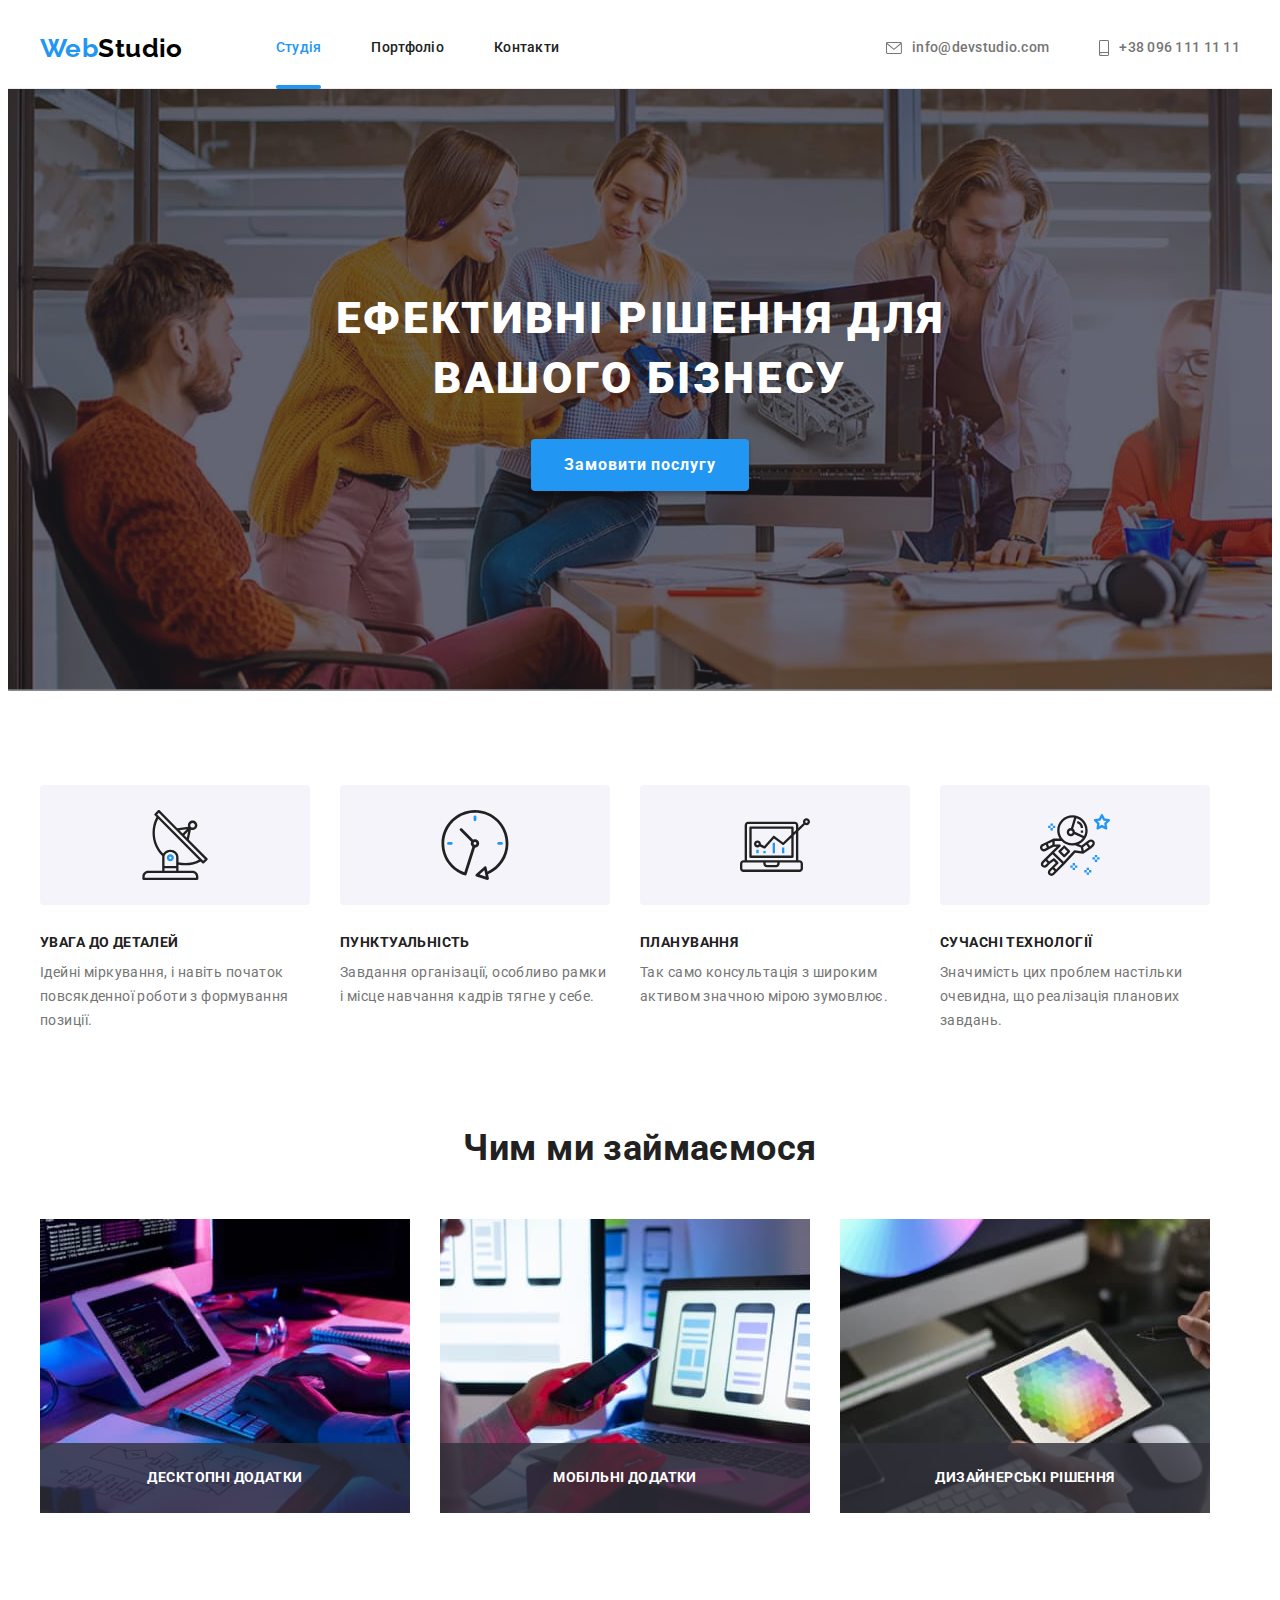
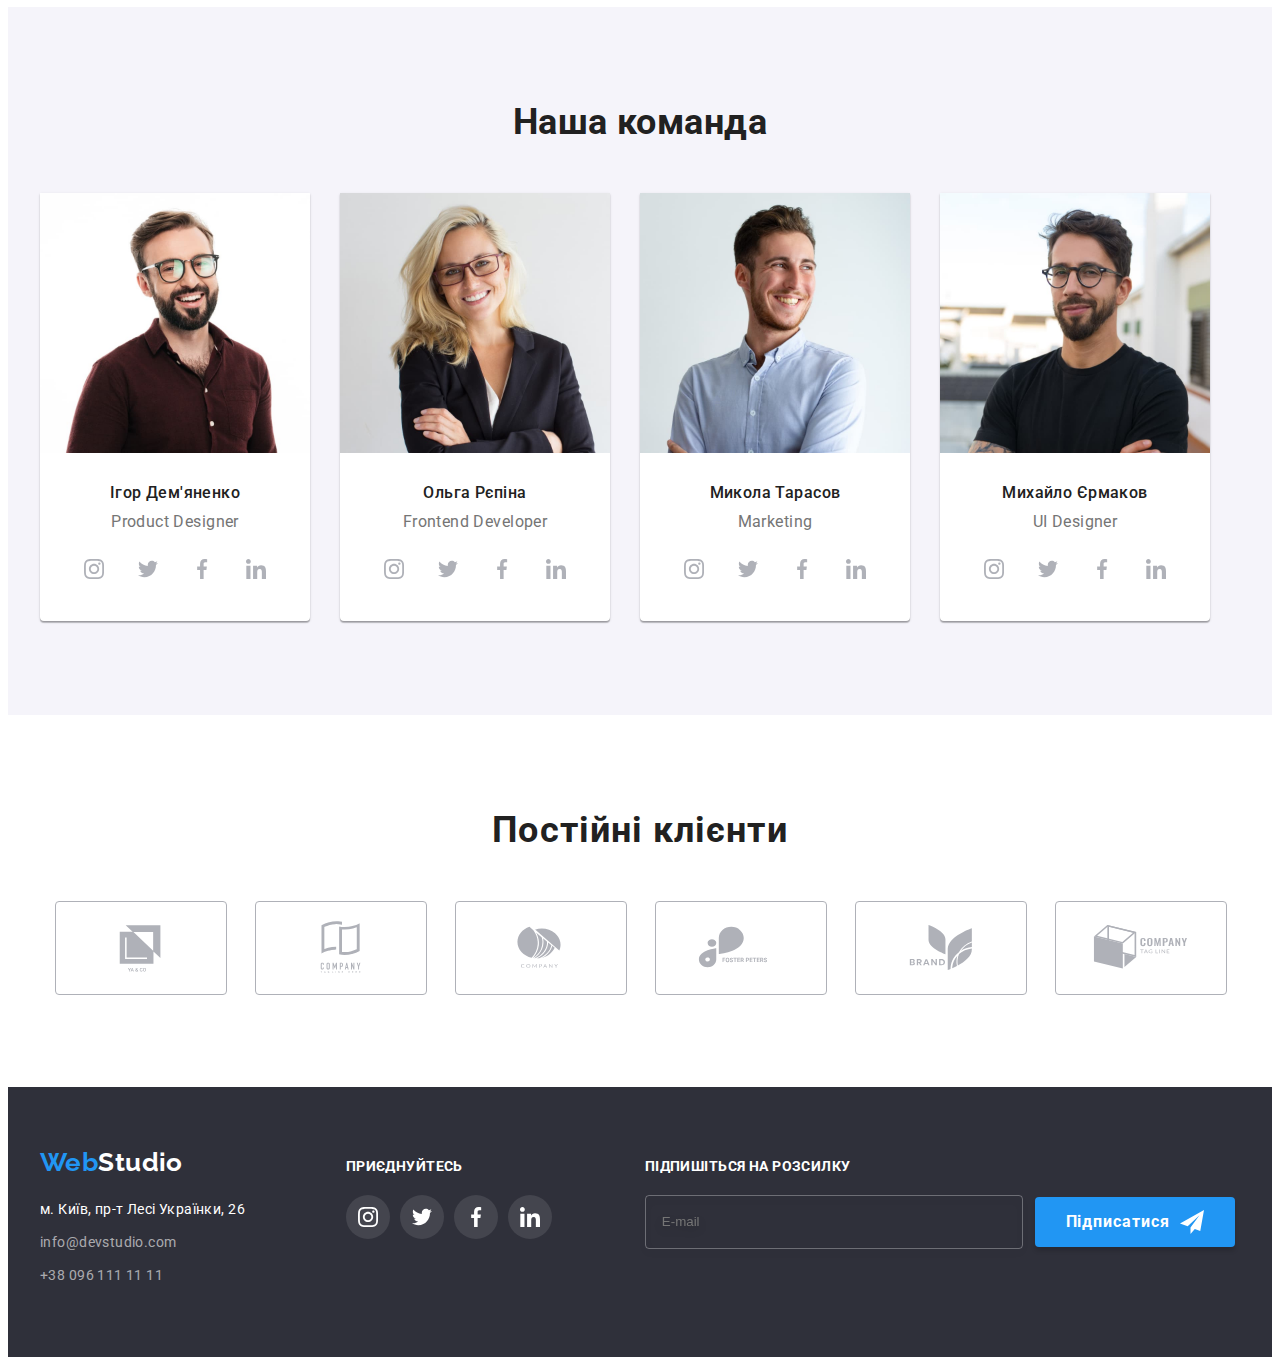
<file: index.html>
<!DOCTYPE html>
<html lang="uk">
  <head>
    <meta charset="UTF-8"/>
    <meta http-equiv="X-UA-Compatible" content="IE=edge"/>
    <meta name="viewport" content="width=device-width, initial-scale=1.0"/>
    <title>Web Studio</title>
    <link rel="preconnect" href="https://fonts.googleapis.com"/>
    <link rel="preconnect" href="https://fonts.gstatic.com" crossorigin/>
    <link
      href="https://fonts.googleapis.com/css2?family=Raleway:wght@700&family=Roboto:wght@400;500;700;900&display=swap"
      rel="stylesheet"
    />
    <link
      rel="stylesheet"
      href="https://cdnjs.cloudflare.com/ajax/libs/modern-normalize/1.1.0/modern-normalize.min.css"
      integrity="sha512-wpPYUAdjBVSE4KJnH1VR1HeZfpl1ub8YT/NKx4PuQ5NmX2tKuGu6U/JRp5y+Y8XG2tV+wKQpNHVUX03MfMFn9Q=="
      crossorigin="anonymous"
      referrerpolicy="no-referrer"
    />
    <link rel="stylesheet" href="./CSS/styles.css"/>
  </head>
  <body>
    <header class="header">
      <div class="container header-container">
        <a class="logo" href="./index.html"><span>Web</span>Studio</a>
        <nav class="navigation">
          <ul class="header-nav">
            <li><a class="header-nav-link current" href="#">Студія</a></li>
            <li>
              <a class="header-nav-link" href="./portfolio.html">Портфоліо</a>
            </li>
            <li><a class="header-nav-link" href="#">Контакти</a></li>
          </ul>
        </nav>
        <ul class="header-nav">
          <li>
            <a
              class="header-nav-link header-nav-color"
              href="mailto:info@devstudio.com"
            >
              <svg class="header-img" width="16" height="12">
                <use href="./images/icons.svg#icon-envelope"></use>
              </svg>
              info@devstudio.com
            </a>
          </li>
          <li>
            <a
              class="header-nav-link header-nav-color"
              href="tel:+380961111111"
            >
              <svg class="header-img" width="10" height="16">
                <use href="./images/icons.svg#icon-smartphone"></use>
              </svg>
              +38 096 111 11 11</a
            >
          </li>
        </ul>
      </div>
    </header>

    <main>
      <section class="hero">
        <div class="container hero-container">
          <h1 class="hero-title">Ефективні рішення для вашого бізнесу</h1>
          <button type="button" class="hero-btn" data-modal-open>
            Замовити послугу
          </button>
        </div>
      </section>

      <section class="benefits section">
        <div class="container">
          <h2 class="hide">Наші переваги</h2>
          <ul class="benefits-list">
            <li class="benefits-item">
              <div class="benefits-icon-block">
                <svg class="benefits-icon" width="70" height="70">
                  <use href="./images/icons.svg#icon-antenna"></use>
                </svg>
              </div>
              <h3 class="benefits-item-title">УВАГА ДО ДЕТАЛЕЙ</h3>
              <p class="benefits-item-uptitle">
                Ідейні міркування, і навіть початок повсякденної роботи з
                формування позиції.
              </p>
            </li>
            <li class="benefits-item">
              <div class="benefits-icon-block">
                <svg class="benefits-icon" width="70" height="70">
                  <use href="./images/icons.svg#icon-clock"></use>
                </svg>
              </div>
              <h3 class="benefits-item-title">ПУНКТУАЛЬНІСТЬ</h3>
              <p class="benefits-item-uptitle">
                Завдання організації, особливо рамки і місце навчання кадрів
                тягне у себе.
              </p>
            </li>
            <li class="benefits-item">
              <div class="benefits-icon-block">
                <svg class="benefits-icon" width="70" height="70">
                  <use href="./images/icons.svg#icon-diagram"></use>
                </svg>
              </div>
              <h3 class="benefits-item-title">ПЛАНУВАННЯ</h3>
              <p class="benefits-item-uptitle">
                Так само консультація з широким активом значною мірою зумовлює.
              </p>
            </li>
            <li class="benefits-item">
              <div class="benefits-icon-block">
                <svg class="benefits-icon" width="70" height="70">
                  <use href="./images/icons.svg#icon-astronaut"></use>
                </svg>
              </div>
              <h3 class="benefits-item-title">СУЧАСНІ ТЕХНОЛОГІЇ</h3>
              <p class="benefits-item-uptitle">
                Значимість цих проблем настільки очевидна, що реалізація
                планових завдань.
              </p>
            </li>
          </ul>
        </div>
      </section>

      <section class="work section">
        <div class="container">
          <h2 class="work-title">Чим ми займаємося</h2>
          <ul class="work-list">
            <li class="work-item">
              <div class="work-text-wrap">
                <img
                  src="./images/box1.jpg"
                  alt="print code on computer"
                  width="370"
                />
                <p class="work-text">Десктопні додатки</p>
              </div>
            </li>
            <li class="work-item">
              <div class="work-text-wrap">
                <img
                  src="./images/box2.jpg"
                  alt="holding a phone in his hand"
                  width="370"
                />
                <p class="work-text">Мобільні додатки</p>
              </div>
            </li>
            <li class="work-item">
              <div class="work-text-wrap">
                <img
                  src="./images/box3.jpg"
                  alt="selects a color from the palette"
                  width="370"
                />
                <p class="work-text">Дизайнерські рішення</p>
              </div>
            </li>
          </ul>
        </div>
      </section>

      <section class="team section">
        <div class="container">
          <h2 class="team-title">Наша команда</h2>
          <ul class="team-list">
            <li class="team-item">
              <img
                class="team-img"
                src="./images/img(7).jpg"
                alt="Ігор Дем'яненко"
                width="270"
              />
              <div class="team-border">
                <h3 class="team-item-title">Ігор Дем'яненко</h3>
                <p class="team-item-uptitle">Product Designer</p>
                <ul class="team-soc-list">
                  <li class="team-soc-item">
                    <a class="team-soc-link" href="#">
                      <svg class="team-soc-icon" width="20" height="20">
                        <use href="./images/icons.svg#icon-instagram"></use>
                      </svg>
                    </a>
                  </li>
                  <li class="team-soc-item">
                    <a class="team-soc-link" href="#">
                      <svg class="team-soc-icon" width="20" height="20">
                        <use href="./images/icons.svg#icon-twitter"></use>
                      </svg>
                    </a>
                  </li>
                  <li class="team-soc-item">
                    <a class="team-soc-link" href="#">
                      <svg class="team-soc-icon" width="20" height="20">
                        <use href="./images/icons.svg#icon-facebook"></use>
                      </svg>
                    </a>
                  </li>
                  <li class="team-soc-item">
                    <a class="team-soc-link" href="#">
                      <svg class="team-soc-icon" width="20" height="20">
                        <use href="./images/icons.svg#icon-linkedin"></use>
                      </svg>
                    </a>
                  </li>
                </ul>
              </div>
            </li>
            <li class="team-item">
              <img
                class="team-img"
                src="./images/img(6).jpg"
                alt="Ольга Рєпіна"
                width="270"
              />
              <div class="team-border">
                <h3 class="team-item-title">Ольга Рєпіна</h3>
                <p class="team-item-uptitle">Frontend Developer</p>
                <ul class="team-soc-list">
                  <li class="team-soc-item">
                    <a class="team-soc-link" href="#">
                      <svg class="team-soc-icon" width="20" height="20">
                        <use href="./images/icons.svg#icon-instagram"></use>
                      </svg>
                    </a>
                  </li>
                  <li class="team-soc-item">
                    <a class="team-soc-link" href="#">
                      <svg class="team-soc-icon" width="20" height="20">
                        <use href="./images/icons.svg#icon-twitter"></use>
                      </svg>
                    </a>
                  </li>
                  <li class="team-soc-item">
                    <a class="team-soc-link" href="#">
                      <svg class="team-soc-icon" width="20" height="20">
                        <use href="./images/icons.svg#icon-facebook"></use>
                      </svg>
                    </a>
                  </li>
                  <li class="team-soc-item">
                    <a class="team-soc-link" href="#">
                      <svg class="team-soc-icon" width="20" height="20">
                        <use href="./images/icons.svg#icon-linkedin"></use>
                      </svg>
                    </a>
                  </li>
                </ul>
              </div>
            </li>
            <li class="team-item">
              <img
                class="team-img"
                src="./images/img(5).jpg"
                alt="Микола Тарасов"
                width="270"
              />
              <div class="team-border">
                <h3 class="team-item-title">Микола Тарасов</h3>
                <p class="team-item-uptitle">Marketing</p>
                <ul class="team-soc-list">
                  <li class="team-soc-item">
                    <a class="team-soc-link" href="#">
                      <svg class="team-soc-icon" width="20" height="20">
                        <use href="./images/icons.svg#icon-instagram"></use>
                      </svg>
                    </a>
                  </li>
                  <li class="team-soc-item">
                    <a class="team-soc-link" href="#">
                      <svg class="team-soc-icon" width="20" height="20">
                        <use href="./images/icons.svg#icon-twitter"></use>
                      </svg>
                    </a>
                  </li>
                  <li class="team-soc-item">
                    <a class="team-soc-link" href="#">
                      <svg class="team-soc-icon" width="20" height="20">
                        <use href="./images/icons.svg#icon-facebook"></use>
                      </svg>
                    </a>
                  </li>
                  <li class="team-soc-item">
                    <a class="team-soc-link" href="#">
                      <svg class="team-soc-icon" width="20" height="20">
                        <use href="./images/icons.svg#icon-linkedin"></use>
                      </svg>
                    </a>
                  </li>
                </ul>
              </div>
            </li>
            <li class="team-item">
              <img
                class="team-img"
                src="./images/img(3).jpg"
                alt="Михайло Єрмаков"
                width="270"
              />
              <div class="team-border">
                <h3 class="team-item-title">Михайло Єрмаков</h3>
                <p class="team-item-uptitle">UI Designer</p>
                <ul class="team-soc-list">
                  <li class="team-soc-item">
                    <a class="team-soc-link" href="#">
                      <svg class="team-soc-icon" width="20" height="20">
                        <use href="./images/icons.svg#icon-instagram"></use>
                      </svg>
                    </a>
                  </li>
                  <li class="team-soc-item">
                    <a class="team-soc-link" href="#">
                      <svg class="team-soc-icon" width="20" height="20">
                        <use href="./images/icons.svg#icon-twitter"></use>
                      </svg>
                    </a>
                  </li>
                  <li class="team-soc-item">
                    <a class="team-soc-link" href="#">
                      <svg class="team-soc-icon" width="20" height="20">
                        <use href="./images/icons.svg#icon-facebook"></use>
                      </svg>
                    </a>
                  </li>
                  <li class="team-soc-item">
                    <a class="team-soc-link" href="#">
                      <svg class="team-soc-icon" width="20" height="20">
                        <use href="./images/icons.svg#icon-linkedin"></use>
                      </svg>
                    </a>
                  </li>
                </ul>
              </div>
            </li>
          </ul>
        </div>
      </section>

      <section class="client section">
        <div class="container">
          <h2 class="client-title">Постійні клієнти</h2>
          <ul class="client-list">
            <li class="client-item">
              <a
                class="client-link"
                href="#"
                target="_blank"
                rel="noopener noreferrer"
              >
                <svg class="client-icon" width="106" height="60">
                  <use href="./images/icons.svg#icon-logo"></use>
                </svg>
              </a>
            </li>
            <li class="client-item">
              <a
                class="client-link"
                href="#"
                target="_blank"
                rel="noopener noreferrer"
              >
                <svg class="client-icon" width="106" height="60">
                  <use href="./images/icons.svg#icon-logo1"></use>
                </svg>
              </a>
            </li>
            <li class="client-item">
              <a
                class="client-link"
                href="#"
                target="_blank"
                rel="noopener noreferrer"
              >
                <svg class="client-icon" width="106" height="60">
                  <use href="./images/icons.svg#icon-logo2"></use>
                </svg>
              </a>
            </li>
            <li class="client-item">
              <a
                class="client-link"
                href="#"
                target="_blank"
                rel="noopener noreferrer"
              >
                <svg class="client-icon" width="106" height="60">
                  <use href="./images/icons.svg#icon-logo3"></use>
                </svg>
              </a>
            </li>
            <li class="client-item">
              <a
                class="client-link"
                href="#"
                target="_blank"
                rel="noopener noreferrer"
              >
                <svg class="client-icon" width="106" height="60">
                  <use href="./images/icons.svg#icon-logo4"></use>
                </svg>
              </a>
            </li>
            <li class="client-item">
              <a
                class="client-link"
                href="#"
                target="_blank"
                rel="noopener noreferrer"
              >
                <svg class="client-icon" width="106" height="60">
                  <use href="./images/icons.svg#icon-logo5"></use>
                </svg>
              </a>
            </li>
          </ul>
        </div>
      </section>
    </main>

    <footer class="contacts">
      <div class="container contacts-container">
        <address class="contacts-adress">
          <a class="logo logo-contacts" href="/"><span>Web</span>Studio</a>
          <ul class="contacts-list">
            <li class="contacts-item">
              <a
                class="contacts-link contacts-link-color"
                href="https://goo.gl/maps/yUzkfL2kxYzRi2p29"
                target="_blank"
                rel="noopener noreferrer"
                >м. Київ, пр-т Лесі Українки, 26</a
              >
            </li>
            <li class="contacts-item">
              <a class="contacts-link" href="mailto:info@devstudio.com"
                >info@devstudio.com</a
              >
            </li>
            <li class="contacts-item">
              <a class="contacts-link" href="tel:+380961111111"
                >+38 096 111 11 11</a
              >
            </li>
          </ul>
        </address>

        <div class="footer-conteiner">
          <p class="footer-text">приєднуйтесь</p>
          <ul class="footer-soc-list">
            <li class="footer-soc-item">
              <a class="footer-soc-link" href="#">
                <svg class="footer-soc-icon" width="20" height="20">
                  <use href="./images/icons.svg#icon-instagram"></use>
                </svg>
              </a>
            </li>
            <li class="footer-soc-item">
              <a class="footer-soc-link" href="#">
                <svg class="footer-soc-icon" width="20" height="20">
                  <use href="./images/icons.svg#icon-twitter"></use>
                </svg>
              </a>
            </li>
            <li class="footer-soc-item">
              <a class="footer-soc-link" href="#">
                <svg class="footer-soc-icon" width="20" height="20">
                  <use href="./images/icons.svg#icon-facebook"></use>
                </svg>
              </a>
            </li>
            <li class="footer-soc-item">
              <a class="footer-soc-link" href="#">
                <svg class="footer-soc-icon" width="20" height="20">
                  <use href="./images/icons.svg#icon-linkedin"></use>
                </svg>
              </a>
            </li>
          </ul>
        </div>
        <div class="footer-field">
          <p class="footer-text">Підпишіться на розсилку</p>
          <form class="footer-form">
            <input
              type="email"
              name="email"
              placeholder="E-mail"
              class="footer-reset"
            />
            <button type="submit" class="footer-btn">
              Підписатися
              <svg class="footer-form-icon" width="24" height="24">
                <use href="./images/icons.svg#icon-send"></use>
              </svg>
            </button>
          </form>
        </div>
      </div>
    </footer>
    <div class="backdrop is-hidden" data-modal>
      <div class="modal">
        <button type="button" class="modal-clouse" data-modal-close>
          <svg class="modal-icon" width="18" height="18">
            <use href="./images/icons.svg#icon-modal"></use>
          </svg>
        </button>
        <p class="modal-title">Залиште свої дані, ми вам передзвонимо</p>
        <form class="modal-form">
          <label for="user-name" class="input-label">Ім'я</label>
          <div class="input-wrapper">
            <input type="text" name="name" id="user-name" class="modal-input" />
            <svg class="input-icon" width="18" height="18">
              <use href="./images/icons.svg#icon-person"></use>
            </svg>
          </div>
          <label for="user-tel" class="input-label">Телефон</label>
          <div class="input-wrapper">
            <input type="tel" name="tel" id="user-tel" class="modal-input" />
            <svg class="input-icon" width="18" height="18">
              <use href="./images/icons.svg#icon-phone"></use>
            </svg>
          </div>
          <label for="user-email" class="input-label">Пошта</label>
          <div class="input-wrapper">
            <input
              type="email"
              name="email"
              id="user-email"
              class="modal-input"
            />
            <svg class="input-icon" width="18" height="18">
              <use href="./images/icons.svg#icon-email"></use>
            </svg>
          </div>
          <label for="user-text" class="input-label">Коментар</label>
          <textarea
            name="user-text"
            id="user-text"
            class="modal-coment"
            placeholder="Введіть текст"
          ></textarea>
          <div class="check-wrap">
            <input
              type="checkbox"
              name="policy"
              class="modal-check hide"
              id="policy"
            />
            <label for="policy" class="check-text">
              <span>
                <svg class="checkbox-icon" width="16" height="15">
                  <use href="./images/icons.svg#icon-check"></use>
                </svg>
              </span>
              Погоджуюся з розсилкою та приймаю
              <a class="check-link">Умови договору</a>
            </label>
          </div>
          <button type="submit" class="modal-btn">Відправити</button>
        </form>
      </div>
    </div>
    <script src="./js/modal.js"></script>
  </body>
</html>
</file>
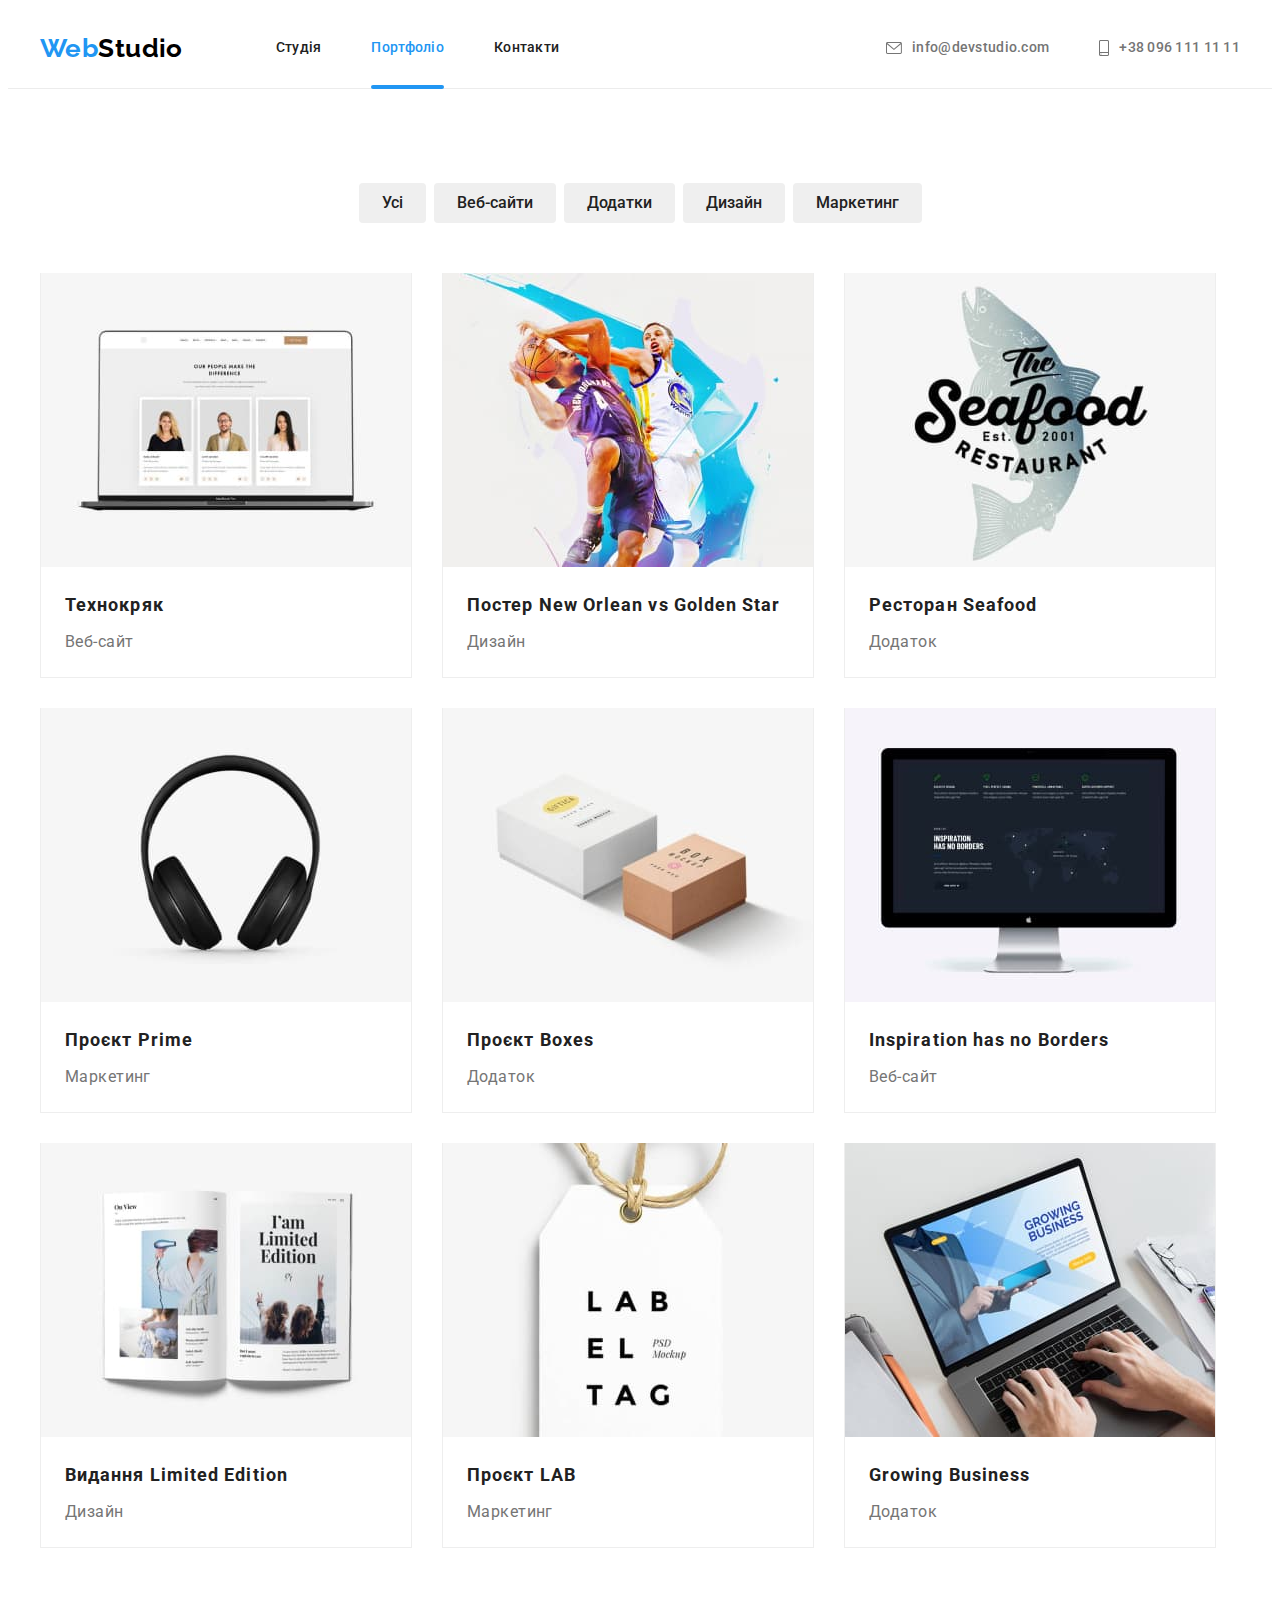
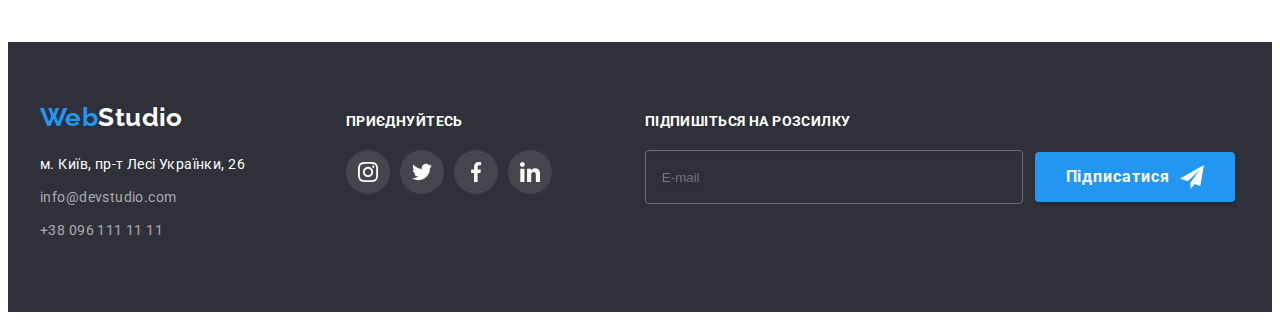
<file: portfolio.html>
<!DOCTYPE html>
<html lang="uk">
<head>
    <meta charset="UTF-8">
    <meta http-equiv="X-UA-Compatible" content="IE=edge">
    <meta name="viewport" content="width=device-width, initial-scale=1.0">
    <title>Portfolio</title>
    <link rel="preconnect" href="https://fonts.googleapis.com">
    <link rel="preconnect" href="https://fonts.gstatic.com" crossorigin>
    <link href="https://fonts.googleapis.com/css2?family=Raleway:wght@700&family=Roboto:wght@400;500;700;900&display=swap" rel="stylesheet">
    <link
      rel="stylesheet"
      href="https://cdnjs.cloudflare.com/ajax/libs/modern-normalize/1.1.0/modern-normalize.min.css"
      integrity="sha512-wpPYUAdjBVSE4KJnH1VR1HeZfpl1ub8YT/NKx4PuQ5NmX2tKuGu6U/JRp5y+Y8XG2tV+wKQpNHVUX03MfMFn9Q=="
      crossorigin="anonymous"
      referrerpolicy="no-referrer"
    />
    <link rel="stylesheet" href="./CSS/styles.css">
</head>
<body>
    
    <header class="header">
      <div class="container header-container">
        <a class="logo" href="./index.html"><span>Web</span>Studio</a>
        <nav class="navigation">
          <ul class="header-nav">
            <li><a class="header-nav-link" href="./index.html">Студія</a></li>
            <li>
              <a class="header-nav-link current" href="./portfolio.html">Портфоліо</a>
            </li>
            <li><a class="header-nav-link" href="#">Контакти</a></li>
          </ul>
        </nav>
        <ul class="header-nav">
          <li>
            <a
              class="header-nav-link header-nav-color"
              href="mailto:info@devstudio.com"
            >
              <svg class="header-img" width="16" height="12">
                <use href="./images/icons.svg#icon-envelope"></use>
              </svg>
              info@devstudio.com
            </a>
          </li>
          <li>
            <a
              class="header-nav-link header-nav-color"
              href="tel:+380961111111"
            >
              <svg class="header-img" width="10" height="16">
                <use href="./images/icons.svg#icon-smartphone"></use>
              </svg>
              +38 096 111 11 11</a
            >
          </li>
        </ul>
      </div>
    </header>

    <main>
        <section class="examples section">
            <div class="container">
                <h1 class="hide">Приклади робіт</h1>
                    <ul class="examples-list examples-container">
                        <li class="item"> <button type="button" class="examples-btn">Усі</button></li>
                        <li class="item" > <button type="button" class="examples-btn">Веб-сайти</button></li>
                        <li class="item"> <button type="button" class="examples-btn">Додатки</button></li>
                        <li class="item"> <button type="button" class="examples-btn">Дизайн</button></li>
                        <li class="item"> <button type="button" class="examples-btn">Маркетинг</button></li>
                    </ul>
                    <ul class="examples-list examples-photo">
                        <li class="examples-item">
                            <a href="" class="examples-link">
                                <div class="examples-top-wrap">
                                  <img class="examples-img" src="./images/vebsites.jpg" 
                                  width="370" 
                                  alt="Технокряк">
                                  <p class="examples-top-text">Ресурс пропонує комплексні пропозиції з різним рівнем функціоналу та сервісів. Все це дозволить відвідувачу отримати вичерпні відомості про компанію чи приватну особу.</p>
                                </div>
                                <div class="examples-text">
                                    <h2 class="examples-title">Технокряк</h2>
                                    <p class="examples-uptitle">Веб-сайт</p>
                                </div>
                            </a>
                        </li>
                        <li class="examples-item">
                            <a href="" class="examples-link">
                                <div class="examples-top-wrap">
                                  <img class="examples-img" src="./images/basketbool.jpg" 
                                  width="370" 
                                  alt="Постер New Orlean vs Golden Star">
                                  <p class="examples-top-text">Ресурс пропонує комплексні пропозиції з різним рівнем функціоналу та сервісів. Все це дозволить відвідувачу отримати вичерпні відомості про компанію чи приватну особу.</p>
                                </div>
                                <div class="examples-text">
                                    <h2 class="examples-title">Постер New Orlean vs Golden Star</h2>
                                    <p class="examples-uptitle">Дизайн</p>
                                </div>
                            </a>
                        </li>
                        <li class="examples-item">
                            <a href="" class="examples-link">
                                <div class="examples-top-wrap">
                                  <img class="examples-img" src="./images/restorant.jpg" 
                                  width="370"
                                  alt="Ресторан Seafood">
                                  <p class="examples-top-text">Ресурс пропонує комплексні пропозиції з різним рівнем функціоналу та сервісів. Все це дозволить відвідувачу отримати вичерпні відомості про компанію чи приватну особу.</p>
                                </div>
                                <div class="examples-text">
                                    <h2 class="examples-title">Ресторан Seafood</h2>
                                    <p class="examples-uptitle">Додаток</p>
                                </div>
                            </a>
                        </li>
                        <li class="examples-item">
                            <div class="examples-top-wrap">
                              <a href="" class="examples-link">
                                  <img class="examples-img" src="./images/prime.jpg" 
                                  width="370"
                                  alt="Проєкт Prime">
                                  <p class="examples-top-text">Ресурс пропонує комплексні пропозиції з різним рівнем функціоналу та сервісів. Все це дозволить відвідувачу отримати вичерпні відомості про компанію чи приватну особу.</p>
                            </div>
                                <div class="examples-text">
                                    <h2 class="examples-title">Проєкт Prime</h2>
                                    <p class="examples-uptitle">Маркетинг</p>
                                </div>
                            </a>
                        </li>
                        <li class="examples-item">
                            <a href="" class="examples-link">
                                <div class="examples-top-wrap">
                                  <img class="examples-img" src="./images/boxes.jpg"
                                  width="370" 
                                  alt="Проєкт Boxes">
                                  <p class="examples-top-text">Ресурс пропонує комплексні пропозиції з різним рівнем функціоналу та сервісів. Все це дозволить відвідувачу отримати вичерпні відомості про компанію чи приватну особу.</p>
                                </div>
                                <div class="examples-text">
                                    <h2 class="examples-title">Проєкт Boxes</h2>
                                    <p class="examples-uptitle">Додаток</p>
                                </div>
                            </a>
                        </li>
                        <li class="examples-item">
                            <a href="" class="examples-link">
                                <div class="examples-top-wrap">
                                  <img class="examples-img" src="./images/inspiration.jpg" 
                                  width="370"
                                  alt="Inspiration has no Borders">
                                  <p class="examples-top-text">Ресурс пропонує комплексні пропозиції з різним рівнем функціоналу та сервісів. Все це дозволить відвідувачу отримати вичерпні відомості про компанію чи приватну особу.</p>
                                </div>
                                <div class="examples-text">
                                    <h2 class="examples-title">Inspiration has no Borders</h2>
                                    <p class="examples-uptitle">Веб-сайт</p>
                                </div>
                            </a>
                        </li>
                        <li class="examples-item">
                            <a href="" class="examples-link">
                                <div class="examples-top-wrap">
                                  <img class="examples-img" src="./images/limited.jpg" 
                                  width="370"
                                  alt="Видання Limited Edition">
                                  <p class="examples-top-text">Ресурс пропонує комплексні пропозиції з різним рівнем функціоналу та сервісів. Все це дозволить відвідувачу отримати вичерпні відомості про компанію чи приватну особу.</p>
                                </div>
                                <div class="examples-text">
                                    <h2 class="examples-title">Видання Limited Edition</h2>
                                    <p class="examples-uptitle">Дизайн</p>
                                </div>
                            </a href="" class="examples-link">
                        </li>
                        <li class="examples-item">
                            <a href="" class="examples-link">
                                <div class="examples-top-wrap">
                                  <img class="examples-img" src="./images/lab.jpg" 
                                  width="370"
                                  alt="Проєкт LAB">
                                  <p class="examples-top-text">Ресурс пропонує комплексні пропозиції з різним рівнем функціоналу та сервісів. Все це дозволить відвідувачу отримати вичерпні відомості про компанію чи приватну особу.</p>
                                </div>
                                <div class="examples-text">
                                    <h2 class="examples-title">Проєкт LAB</h2>
                                    <p class="examples-uptitle">Маркетинг</p>
                                </div>
                            </a href="" class="examples-link">
                        </li>
                        <li class="examples-item">
                            <a href="" class="examples-link">
                                <div class="examples-top-wrap">
                                  <img class="examples-img" src="./images/business.jpg" 
                                  width="370"
                                  alt="Growing Business">
                                  <p class="examples-top-text">Ресурс пропонує комплексні пропозиції з різним рівнем функціоналу та сервісів. Все це дозволить відвідувачу отримати вичерпні відомості про компанію чи приватну особу.</p>
                                </div>
                                <div class="examples-text">
                                    <h2 class="examples-title">Growing Business</h2>
                                    <p class="examples-uptitle">Додаток</p>
                                </div>
                            </a href="" class="examples-link">
                        </li>
                    </ul>
            </div>
        </section>

    </main>

    <footer class="contacts">
      <div class="container contacts-container">
        <address class="contacts-adress">
          <a class="logo logo-contacts" href="/"><span>Web</span>Studio</a>
          <ul class="contacts-list">
            <li class="contacts-item">
              <a
                class="contacts-link contacts-link-color"
                href="https://goo.gl/maps/yUzkfL2kxYzRi2p29"
                target="_blank"
                rel="noopener noreferrer"
                >м. Київ, пр-т Лесі Українки, 26</a
              >
            </li>
            <li class="contacts-item">
              <a class="contacts-link" href="mailto:info@devstudio.com"
                >info@devstudio.com</a
              >
            </li>
            <li class="contacts-item">
              <a class="contacts-link" href="tel:+380961111111"
                >+38 096 111 11 11</a
              >
            </li>
          </ul>
        </address>

        <div class="footer-conteiner">
          <p class="footer-text">приєднуйтесь</p>
          <ul class="footer-soc-list">
            <li class="footer-soc-item">
              <a class="footer-soc-link" href="#">
                <svg class="footer-soc-icon" width="20" height="20">
                  <use href="./images/icons.svg#icon-instagram"></use>
                </svg>
              </a>
            </li>
            <li class="footer-soc-item">
              <a class="footer-soc-link" href="#">
                <svg class="footer-soc-icon" width="20" height="20">
                  <use href="./images/icons.svg#icon-twitter"></use>
                </svg>
              </a>
            </li>
            <li class="footer-soc-item">
              <a class="footer-soc-link" href="#">
                <svg class="footer-soc-icon" width="20" height="20">
                  <use href="./images/icons.svg#icon-facebook"></use>
                </svg>
              </a>
            </li>
            <li class="footer-soc-item">
              <a class="footer-soc-link" href="#">
                <svg class="footer-soc-icon" width="20" height="20">
                  <use href="./images/icons.svg#icon-linkedin"></use>
                </svg>
              </a>
            </li>
          </ul>
        </div>
        <div class="footer-field">
          <p class="footer-text">Підпишіться на розсилку</p>
          <form class="footer-form">
            <input
              type="email"
              name="email"
              placeholder="E-mail"
              class="footer-reset"
            />
            <button type="submit" class="footer-btn">
              Підписатися
              <svg class="footer-form-icon" width="24" height="24">
                <use href="./images/icons.svg#icon-send"></use>
              </svg>
            </button>
          </form>
        </div>
      </div>
    </footer>
</body>
</html>
</file>
<file: CSS/styles.css>
:root {
  --color-blue: #2196f3;
  --color-white: #ffffff;
  --color-title: #212121;
  --color-uptitle: #757575;
  --color-logo: #000000;
  --color-icon: #afb1b8;
  --transformation: cubic-bezier(0.4, 0, 0.2, 1);
}

h1,
h2,
h3,
h4,
h5,
h6,
p {
  margin: 0;
}

ul {
  list-style: none;
  margin: 0;
  padding: 0;
}

img {
  display: block;
  max-width: 100%;
  height: auto;
}

body {
  font-family: "Roboto", sans-serif;
  font-size: 14px;
  letter-spacing: 0.03em;
  color: var(--color-uptitle);
  background-color: #ffffff;
}

.hide {
  border: 0;
  clip: rect(1px, 1px, 1px, 1px);
  -webkit-clip-path: inset(50%);
  clip-path: inset(50%);
  height: 1px;
  margin: -1px;
  overflow: hidden;
  padding: 0;
  position: absolute;
  width: 1px;
  word-wrap: normal !important;
}

.container {
  width: 1200px;
  padding-left: 15px;
  padding-right: 15px;
  margin: 0 auto;
}

.section {
  padding-top: 94px;
  padding-bottom: 94px;
}

/*-------------------------Header------------------------*/

.header {
  border-bottom: 1px solid #ececec;
}

.header-container {
  display: flex;
  align-items: center;
}

.navigation {
  margin-right: auto;
}

.logo {
  text-decoration: none;
  list-style: none;
  font-family: "Raleway";
  font-weight: 700;
  font-size: 26px;
  line-height: 1.19;
  color: var(--color-logo);
  margin-right: 93px;
}
.logo span {
  color: var(--color-blue);
}

.header-nav {
  list-style: none;
  display: flex;
  gap: 50px;
}
.header-nav-link {
  display: flex;
  align-items: center;
  padding-top: 32px;
  padding-bottom: 32px;
  font-weight: 500;
  line-height: 1.14;
  letter-spacing: 0.02em;
  text-decoration: none;
  color: var(--color-title);
  transition: color 250ms var(--transformation);
  position: relative;
}

.current::after {
  content: "";
  display: block;
  width: 100%;
  height: 4px;
  background-color: var(--color-blue);
  border-radius: 2px;
  position: absolute;
  bottom: -1px;
}

.current {
  color: var(--color-blue);
}

.header-nav-color {
  color: var(--color-uptitle);
}

.header-nav-link:hover,
.header-nav-link:focus {
  color: var(--color-blue);
}

.header-img {
  margin-right: 10px;
  fill: currentColor;
}

/*---------------Hero--------------------*/

.hero {
  background-color: #505158;
  background-image: linear-gradient(
      rgba(47, 48, 58, 0.4),
      rgba(47, 48, 58, 0.4)
    ),
    url(../images/comand.jpg);
  max-width: 1600px;
  max-height: 600px;

  text-align: center;
  padding-top: 200px;
  padding-bottom: 200px;
  margin-left: auto;
  margin-right: auto;
}

.hero-title {
  margin: auto;
  margin-bottom: 30px;
  max-width: 696px;
  font-weight: 900;
  font-size: 44px;
  line-height: 1.36;
  letter-spacing: 0.06em;
  color: var(--color-white);
  text-transform: uppercase;
}
.hero-btn {
  display: inline-block;
  min-width: 216px;
  border-radius: 4px;
  border: 1px solid transparent;
  box-shadow: 0px 4px 4px rgba(0, 0, 0, 0.25);
  padding: 10px 32px;
  font-family: inherit;
  font-weight: 700;
  font-size: 16px;
  line-height: 1.88;
  text-align: center;
  letter-spacing: 0.06em;
  cursor: pointer;
  background-color: var(--color-blue);
  color: var(--color-white);
}

/*--------------------Benefits--------------------*/

.benefits {
  display: block;
}

.benefits-title {
}

.benefits-list {
  display: flex;
  gap: 30px;
}

.benefits-item {
  max-width: 270px;
}

.benefits-icon-block {
  width: 270px;
  height: 120px;
  background-color: #f5f4fa;
  border-radius: 4px;
  align-items: center;
  justify-content: center;
  display: flex;
  gap: 30px;
  margin-bottom: 30px;
}

.benefits-item-title {
  font-size: 14px;
  margin-bottom: 10px;
  font-weight: 700;
  line-height: 1.14;
  color: var(--color-title);
}

.benefits-item-uptitle {
  line-height: 1.71;
}

/*-------------------------Work-------------------*/
.work {
  padding-top: 0;
}

.work-title {
  margin-bottom: 50px;
  font-weight: 700;
  font-size: 36px;
  line-height: 1.17;
  text-align: center;
  color: var(--color-title);
}

.work-list {
  display: flex;
  gap: 30px;
}

.work-item {
}
.work-text-wrap {
  position: relative;
}

.work-text {
  position: absolute;
  background-color: rgba(47, 48, 58, 0.8);
  height: 70px;
  width: 100%;
  bottom: 0;
  font-weight: 700;
  font-size: 14px;
  line-height: 1.14;
  letter-spacing: 0.03em;
  text-transform: uppercase;
  color: var(--color-white);
  display: flex;
  align-items: center;
  justify-content: center;
}
/*--------------------------Team------------------*/

.team {
  background-color: #f5f4fa;
}

.team-img {
}

.team-title {
  margin-bottom: 50px;
  font-weight: 700;
  font-size: 36px;
  line-height: 1.17;
  text-align: center;
  color: var(--color-title);
}

.team-list {
  display: flex;
  gap: 30px;
}

.team-border {
  padding-top: 30px;
  padding-bottom: 30px;
}

.team-item {
  border-radius: 4px;
  width: 270px;
  border-radius: 0px 0px 4px 4px;
  background: #ffffff;
  box-shadow: 0px 1px 3px rgba(0, 0, 0, 0.12), 0px 1px 1px rgba(0, 0, 0, 0.14),
    0px 2px 1px rgba(0, 0, 0, 0.2);
}

.team-item-title {
  margin-bottom: 10px;
  font-weight: 500;
  font-size: 16px;
  line-height: 1.19;
  text-align: center;
  color: var(--color-title);
}

.team-item-uptitle {
  margin-bottom: 16px;
  font-size: 16px;
  line-height: 1.19;
  text-align: center;
}

.team-soc-list {
  display: flex;
  align-items: center;
  justify-content: center;
  gap: 10px;
}

.team-soc-item {
  width: 44px;
  height: 44px;
}

.team-soc-link {
  weight: 100%;
  height: 100%;
  border-radius: 50%;
  display: flex;
  align-items: center;
  justify-content: center;
  fill: var(--color-icon);
  transition: fill 250ms var(--transformation),
    background-color 250ms var(--transformation);
}

.team-soc-icon {
}

.team-soc-link:hover,
.team-soc-link:focus {
  background-color: var(--color-blue);
  fill: var(--color-white);
}

/*----------------------------Client----------------------*/

.client {
}

.client-title {
  margin-bottom: 50px;
  font-weight: 700;
  font-size: 36px;
  line-height: 1.17;
  text-align: center;
  letter-spacing: 0.03em;
  color: var(--color-title);
}

.client-list {
  display: flex;
  align-items: center;
  justify-content: center;
  gap: 30px;
}

.client-item {
  width: 170px;
  height: 92px;
}

.client-link {
  width: 100%;
  height: 100%;
  border-radius: 4px;
  border: 1px solid #afb1b8;
  display: flex;
  align-items: center;
  justify-content: center;
  fill: var(--color-icon);
  transition: fill 250ms var(--transformation),
    border 250ms var(--transformation);
}

.client-link:hover,
.client-link:focus {
  border: 1px solid var(--color-blue);
  fill: var(--color-blue);
}

/*----------------------------Contacts------------------*/

.contacts-container {
  display: flex;
  align-items: baseline;
}

.contacts {
  background-color: #2f303a;
  padding-top: 60px;
  padding-bottom: 60px;
}

.logo-contacts {
  color: var(--color-white);
  margin-bottom: 20px;
  display: block;
}

.contacts-adress {
  font-style: normal;
}

.contacts-list {
}

.contacts-item {
  margin-bottom: 9px;
}

.contacts-item: :last-child {
  margin-bottom: 0;
}

.contacts-link {
  line-height: 1.71;
  text-decoration: none;
  color: rgba(255, 255, 255, 0.6);
  transition: color 250ms var(--transformation);
}

.contacts-link:hover,
.contacts-link:focus {
  color: var(--color-blue);
}

.contacts-link-color {
  color: var(--color-white);
}

.footer-conteiner {
  margin-left: 70px;
}

.footer-text {
  margin-bottom: 20px;
  font-weight: 700;
  font-size: 14px;
  line-height: 1.14;
  letter-spacing: 0.03em;
  text-transform: uppercase;
  color: var(--color-white);
}

.footer-soc-list {
  display: flex;
  gap: 10px;
}

.footer-soc-item {
  width: 44px;
  height: 44px;
}

.footer-soc-link {
  width: 100%;
  height: 100%;
  border-radius: 50px;
  fill: var(--color-white);
  display: flex;
  align-items: center;
  justify-content: center;
  background-color: rgba(255, 255, 255, 0.1);
  transition: background-color 250ms var(--transformation);
}

.footer-soc-link:hover,
.footer-soc-link:focus {
  background-color: var(--color-blue);
}

.footer-soc-icon {
}

.footer-field {
  margin-left: 93px;
}

.footer-text {
  font-weight: 700;
  font-size: 14px;
  line-height: 1.14;
  letter-spacing: 0.03em;
  text-transform: uppercase;
  color: var(--color-white);
  margin-bottom: 20px;
}

.footer-form {
  display: flex;
  align-items: center;
  justify-content: center;
}

.footer-reset {
  width: 358px;
  height: 50px;
  border: 1px solid rgba(255, 255, 255, 0.3);
  filter: drop-shadow(0px 4px 4px rgba(0, 0, 0, 0.15));
  border-radius: 4px;
  margin-right: 12px;
  background-color: transparent;
  padding-left: 16px;
  color: var(--color-white);
}

.foter-reset::placeholder {
  font-size: 16px;
  line-height: 1.25;
  letter-spacing: 0.03em;
  color: rgba(255, 255, 255, 0.6);
}

.footer-btn {
  min-width: 200px;
  height: 50px;
  border-radius: 4px;
  background-color: var(--color-blue);
  border: 1px solid transparent;
  cursor: pointer;
  box-shadow: 0px 4px 4px rgba(0, 0, 0, 0.15);
  font-family: inherit;
  font-weight: 700;
  font-size: 16px;
  line-height: 1.88;
  text-align: center;
  letter-spacing: 0.06em;
  color: var(--color-white);
  padding: 10px 28px;
  display: flex;
  align-items: center;
  justify-content: center;
}

.footer-form-icon {
  margin-left: 10px;
}

/*----------------------------------------------PORTFOLIO-----------------------------*/

.examples {
  display: block;
}

.examples-container {
  display: flex;
  gap: 8px;
  justify-content: center;
  margin-bottom: 50px;
}

.examples-photo {
  display: flex;
  flex-wrap: wrap;
  gap: 30px;
}

.examples-btn {
  display: inline-block;
  display: flex;
  padding: 6px 22px;
  border-radius: 4px;
  border: 1px solid transparent;
  font-family: inherit;
  font-weight: 500;
  font-size: 16px;
  line-height: 1.62;
  text-align: center;
  cursor: pointer;
  color: var(--color-title);
  transition: color 250ms var(--transformation),
    background-color 250ms var(--transformation),
    box-shadow 250ms var(--transformation);
}

.examples-btn:hover,
.examples-btn:focus {
  background-color: var(--color-blue);
  color: var(--color-white);
  box-shadow: 0px 3px 1px rgba(0, 0, 0, 0.1), 0px 1px 2px rgba(0, 0, 0, 0.08),
    0px 2px 2px rgba(0, 0, 0, 0.12);
}

.examples-item {
  flex-basis: 370px;
  border-left: 1px solid #eeeeee;
  border-right: 1px solid #eeeeee;
  border-bottom: 1px solid #eeeeee;
}
.examples-link {
  display: block;
  text-decoration: none;
  transition: box-shadow 250ms var(--transformation);
}

.examples-link:hover,
.examples-link:focus {
  box-shadow: 0px 1px 1px rgba(0, 0, 0, 0.12), 0px 4px 4px rgba(0, 0, 0, 0.06),
    1px 4px 6px rgba(0, 0, 0, 0.16);
}

.examples-top-wrap {
  position: relative;
  overflow: hidden;
}

.examples-item:hover .examples-top-text {
  transform: translateY(0);
}

.examples-top-text {
  position: absolute;
  background-color: rgba(33, 150, 243, 0.9);
  color: var(--color-white);
  top: 0;
  height: 100%;
  font-size: 18px;
  line-height: 1.56;
  padding: 63px 24px;
  transform: translateY(100%);
  transition: transform 250ms var(--transformation);
  overflow: auto;
}

.examples-text {
  padding: 20px 24px;
}

.examples-title {
  margin-bottom: 4px;
  font-weight: 700;
  font-size: 18px;
  line-height: 2;
  letter-spacing: 0.06em;
  color: var(--color-title);
}

.examples-uptitle {
  font-size: 16px;
  line-height: 1.88;
  color: var(--color-uptitle);
}

/*----------------------------------MODAL---------------------------------*/

.backdrop {
  position: fixed;
  top: 0;
  width: 100%;
  height: 100%;
  background-color: rgba(47, 48, 58, 0.4);
  transition: opacity 400ms var(--transformation),
    visibility 300ms var(--transformation);
}

.modal {
  width: 528px;
  min-height: 581px;
  background-color: var(--color-white);
  border-radius: 4px;
  position: absolute;
  top: 50%;
  left: 50%;
  transform: translate(-50%, -50%) rotate(0);
  transition: transform 300ms var(--transformation),
    border-radius 300ms var(--transformation);
  padding: 40px;
}

.backdrop.is-hidden .modal {
  transform: translate(-50%, -50%) rotate(-90deg);
  border-radius: 50%;
}

.modal-clouse {
  padding: 0;
  position: absolute;
  display: flex;
  right: 10px;
  top: 10px;
  width: 30px;
  height: 30px;
  border: 1px solid rgba(0, 0, 0, 0.1);
  border-radius: 50%;
  cursor: pointer;
  align-items: center;
  justify-content: center;
  background-color: transparent;
}
.modal-icon {
}

.is-hidden {
  opacity: 0;
  visibility: hidden;
  pointer-events: none;
}

.modal-title {
  font-weight: 700;
  font-size: 20px;
  line-height: 1.15;
  text-align: center;
  letter-spacing: 0.03em;
  color: var(--color-title);
  margin-bottom: 12px;
}

.input-label {
  display: block;
  font-size: 12px;
  line-height: 1.17;
  letter-spacing: 0.01em;
  color: var(--color-uptitle);
  margin-bottom: 4px;
}

.input-wrapper {
  position: relative;
  margin-bottom: 10px;
}

.modal-input {
  width: 100%;
  height: 40px;
  border: 1px solid rgba(33, 33, 33, 0.2);
  border-radius: 4px;
  background-color: transparent;
  padding-left: 42px;
  outline: transparent;
}

.modal-input:focus {
  border-color: var(--color-blue);
}

.modal-input:focus + .input-icon {
  fill: var(--color-blue);
}

.input-icon {
  position: absolute;
  left: 12px;
  transform: translateY(50%);
}

.modal-coment {
  width: 100%;
  height: 120px;
  border: 1px solid rgba(33, 33, 33, 0.2);
  border-radius: 4px;
  resize: none;
  outline: transparent;
  margin-bottom: 20px;
  padding: 12px 16px ;
}

.modal-input::placeholder {
  font-size: 12px;
  line-height: 1.17;
  etter-spacing: 0.01em;
  color: rgba(117, 117, 117, 0.5);
}

.modal-coment:focus {
  border-color: var(--color-blue);
}

.check-wrap {
  margin-bottom: 30px;
}

.check-text {
  font-weight: 400;
  font-size: 14px;
  line-height: 1.71;
  letter-spacing: 0.03em;
  color: var(--color-uptitle);
  display: flex;
  align-items: center;
  justify-content: center;
}

.check-link {
  color: var(--color-blue);
  position: relative;
  padding-left: 7px;
}

.check-link::after {
  content: "";
  width: 100%;
  height: 1px;
  border-radius: 2px;
  background-color: var(--color-blue);
  display: block;
  position: absolute;
  bottom: 3px;
}

.check-text span {
  width: 16px;
  height: 15px;
  border: 2px solid var(--color-title);
  border-radius: 2px;
  margin-right: 7px;
  fill: transparent;
  display: flex;
  align-items: center;
  justify-content: center;
  transition: fill 250ms var(--transformation),
    background-color 250ms var(--transformation),
    border-color 250ms var(--transformation);
}

.modal-check:checked + .check-text span {
  background-color: var(--color-blue);
  border: none;
  fill: var(--color-white);
}

.modal-check:focus + .check-text span {
  border-color: var(--color-blue);
}

.modal-btn {
  min-width: 200px;
  height: 50px;
  background-color: var(--color-blue);
  box-shadow: 0px 4px 4px rgba(0, 0, 0, 0.15);
  border-radius: 4px;
  color: var(--color-white);
  border: 1px solid transparent;
  font-family: inherit;
  font-weight: 700;
  font-size: 16px;
  line-height: 1.88;
  text-align: center;
  letter-spacing: 0.06em;
  margin-left: 124px;
  outline: transparent;
}
</file>
